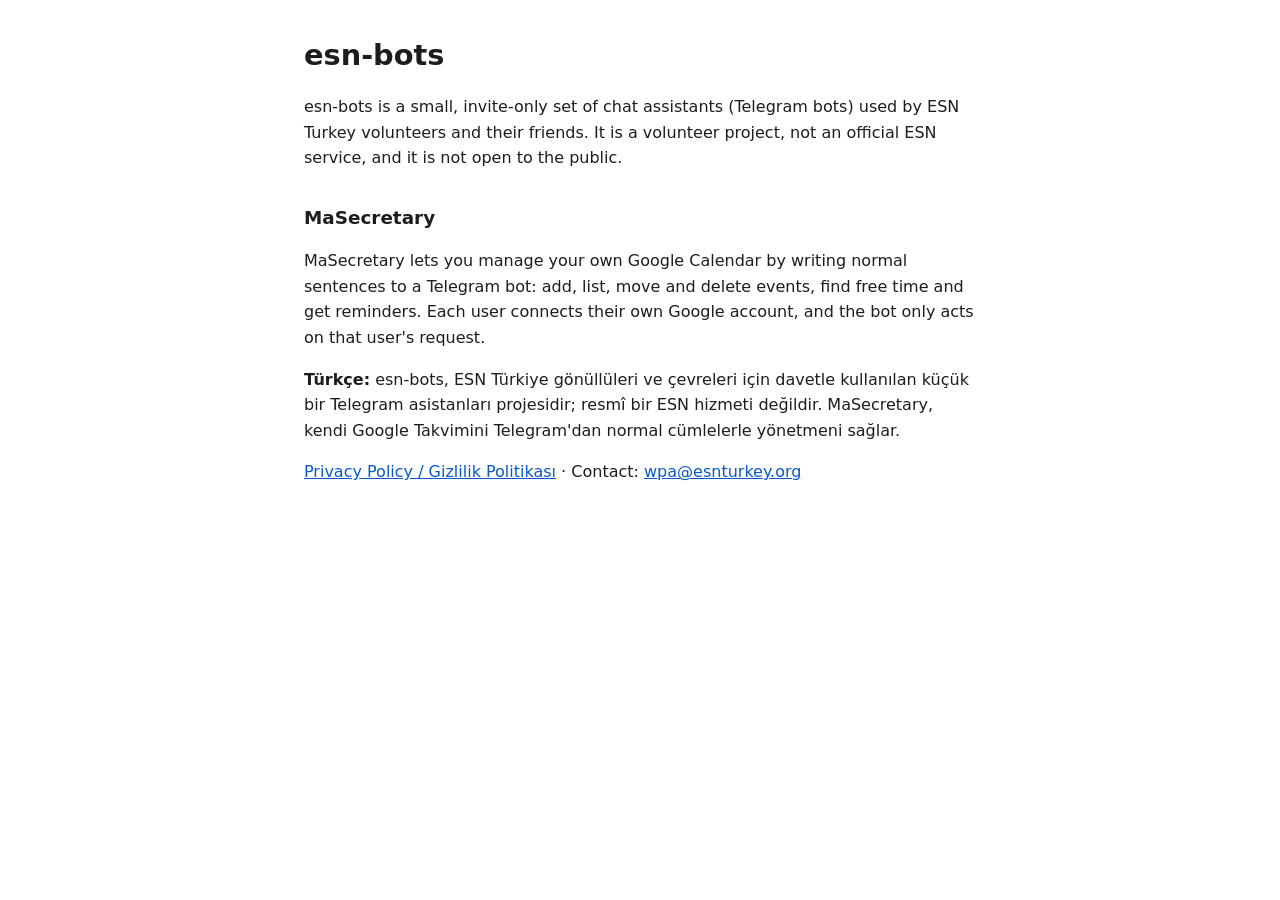
<file: index.html>
<!doctype html>
<html lang="en">
<head>
<meta charset="utf-8">
<meta name="viewport" content="width=device-width, initial-scale=1">
<title>esn-bots</title>
<link rel="stylesheet" href="style.css">
</head>
<body>
<main>
  <h1>esn-bots</h1>
  <p>esn-bots is a small, invite-only set of chat assistants (Telegram bots) used by
  ESN Turkey volunteers and their friends. It is a volunteer project, not an official
  ESN service, and it is not open to the public.</p>

  <h2>MaSecretary</h2>
  <p>MaSecretary lets you manage your own Google Calendar by writing normal sentences
  to a Telegram bot: add, list, move and delete events, find free time and get
  reminders. Each user connects their own Google account, and the bot only acts on
  that user's request.</p>

  <p lang="tr"><strong>Türkçe:</strong> esn-bots, ESN Türkiye gönüllüleri ve çevreleri
  için davetle kullanılan küçük bir Telegram asistanları projesidir; resmî bir ESN
  hizmeti değildir. MaSecretary, kendi Google Takvimini Telegram'dan normal cümlelerle
  yönetmeni sağlar.</p>

  <p><a href="privacy.html">Privacy Policy / Gizlilik Politikası</a> ·
  Contact: <a href="mailto:wpa@esnturkey.org">wpa@esnturkey.org</a></p>
</main>
</body>
</html>
</file>
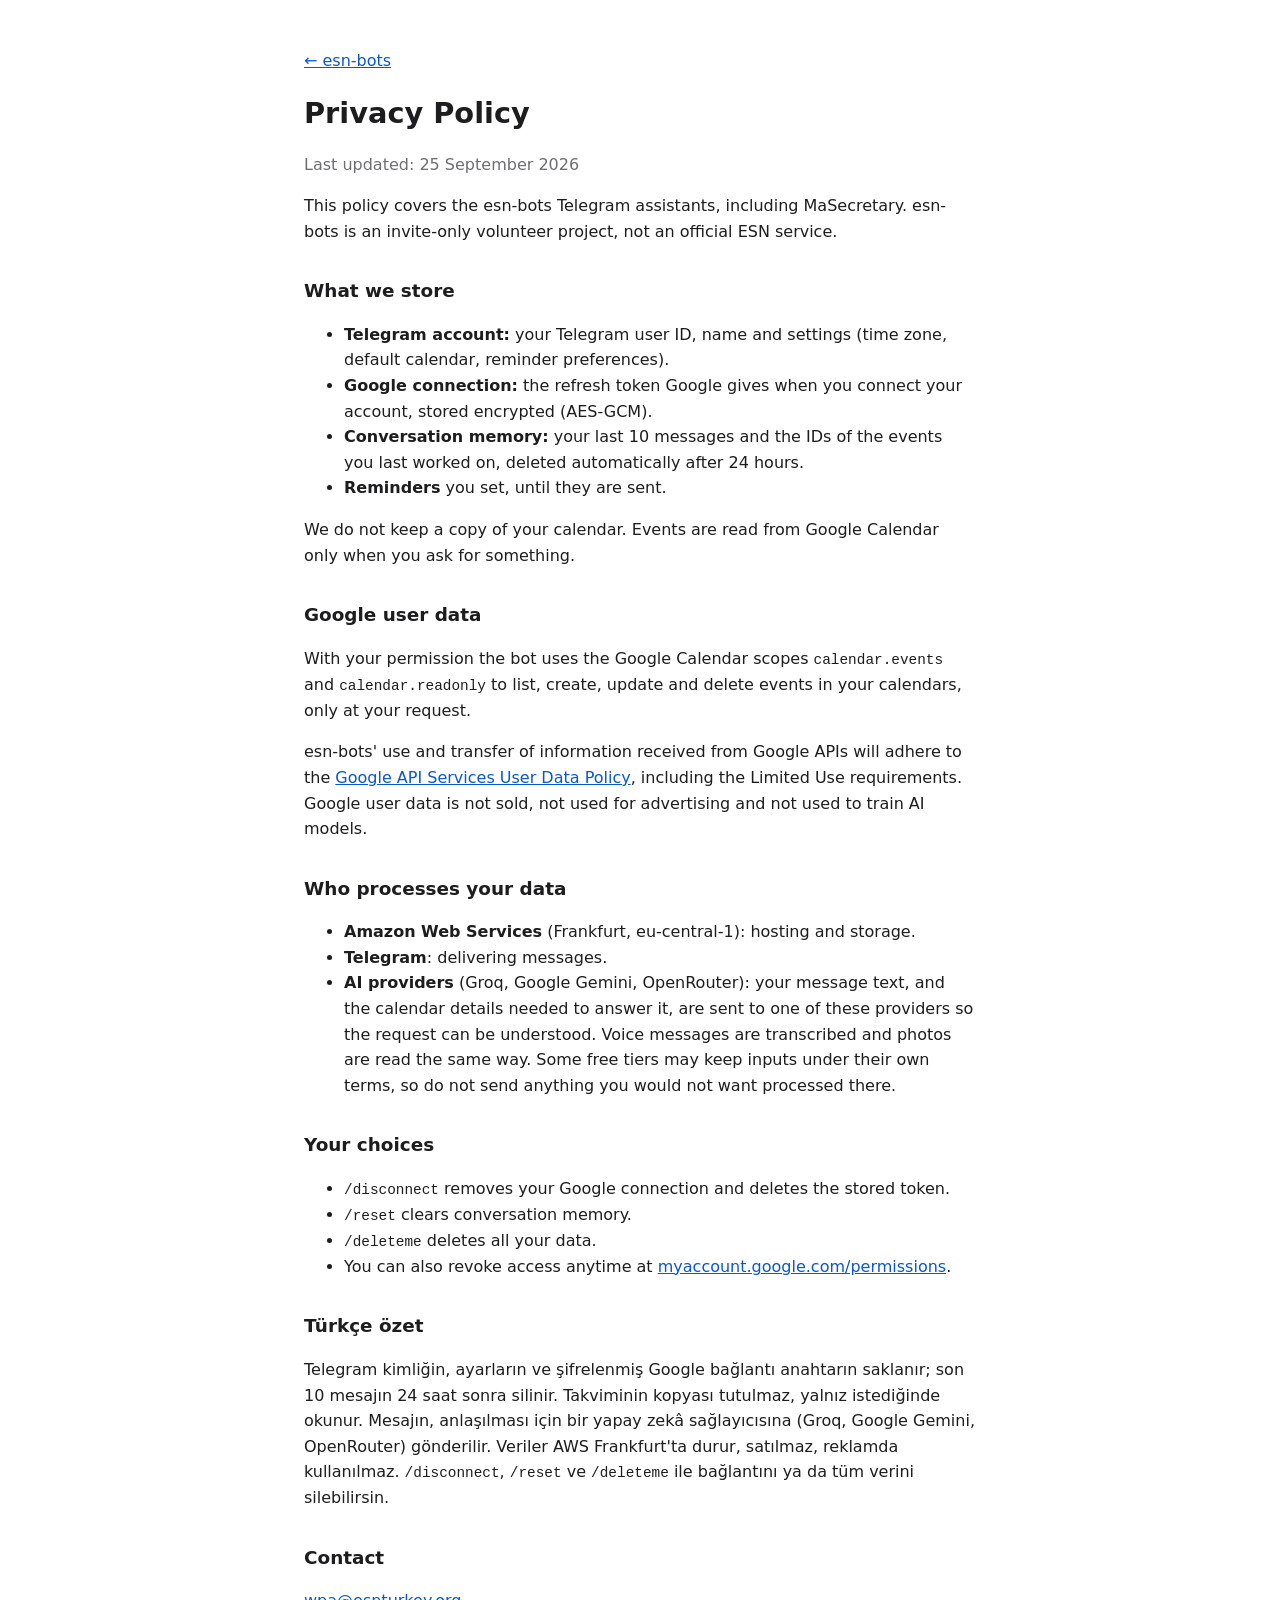
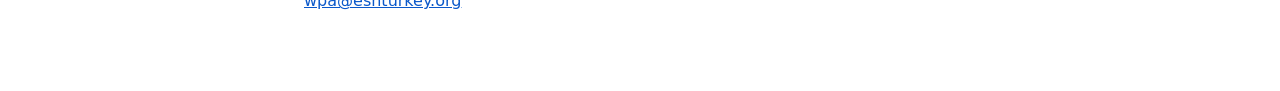
<file: privacy.html>
<!doctype html>
<html lang="en">
<head>
<meta charset="utf-8">
<meta name="viewport" content="width=device-width, initial-scale=1">
<title>esn-bots Privacy</title>
<link rel="stylesheet" href="style.css">
</head>
<body>
<main>
  <p><a href="./">← esn-bots</a></p>
  <h1>Privacy Policy</h1>
  <p class="muted">Last updated: 25 September 2026</p>

  <p>This policy covers the esn-bots Telegram assistants, including MaSecretary.
  esn-bots is an invite-only volunteer project, not an official ESN service.</p>

  <h2>What we store</h2>
  <ul>
    <li><strong>Telegram account:</strong> your Telegram user ID, name and settings
    (time zone, default calendar, reminder preferences).</li>
    <li><strong>Google connection:</strong> the refresh token Google gives when you
    connect your account, stored encrypted (AES-GCM).</li>
    <li><strong>Conversation memory:</strong> your last 10 messages and the IDs of
    the events you last worked on, deleted automatically after 24 hours.</li>
    <li><strong>Reminders</strong> you set, until they are sent.</li>
  </ul>
  <p>We do not keep a copy of your calendar. Events are read from Google Calendar
  only when you ask for something.</p>

  <h2>Google user data</h2>
  <p>With your permission the bot uses the Google Calendar scopes
  <code>calendar.events</code> and <code>calendar.readonly</code> to list, create,
  update and delete events in your calendars, only at your request.</p>
  <p>esn-bots' use and transfer of information received from Google APIs will adhere
  to the <a href="https://developers.google.com/terms/api-services-user-data-policy">Google
  API Services User Data Policy</a>, including the Limited Use requirements. Google
  user data is not sold, not used for advertising and not used to train AI models.</p>

  <h2>Who processes your data</h2>
  <ul>
    <li><strong>Amazon Web Services</strong> (Frankfurt, eu-central-1): hosting and storage.</li>
    <li><strong>Telegram</strong>: delivering messages.</li>
    <li><strong>AI providers</strong> (Groq, Google Gemini, OpenRouter): your message
    text, and the calendar details needed to answer it, are sent to one of these
    providers so the request can be understood. Voice messages are transcribed and
    photos are read the same way. Some free tiers may keep inputs under their own
    terms, so do not send anything you would not want processed there.</li>
  </ul>

  <h2>Your choices</h2>
  <ul>
    <li><code>/disconnect</code> removes your Google connection and deletes the stored token.</li>
    <li><code>/reset</code> clears conversation memory.</li>
    <li><code>/deleteme</code> deletes all your data.</li>
    <li>You can also revoke access anytime at
    <a href="https://myaccount.google.com/permissions">myaccount.google.com/permissions</a>.</li>
  </ul>

  <h2 lang="tr">Türkçe özet</h2>
  <p lang="tr">Telegram kimliğin, ayarların ve şifrelenmiş Google bağlantı anahtarın
  saklanır; son 10 mesajın 24 saat sonra silinir. Takviminin kopyası tutulmaz, yalnız
  istediğinde okunur. Mesajın, anlaşılması için bir yapay zekâ sağlayıcısına (Groq,
  Google Gemini, OpenRouter) gönderilir. Veriler AWS Frankfurt'ta durur, satılmaz,
  reklamda kullanılmaz. <code>/disconnect</code>, <code>/reset</code> ve
  <code>/deleteme</code> ile bağlantını ya da tüm verini silebilirsin.</p>

  <h2>Contact</h2>
  <p><a href="mailto:wpa@esnturkey.org">wpa@esnturkey.org</a></p>
</main>
</body>
</html>
</file>
<file: style.css>
:root { --bg: #ffffff; --fg: #1d1d1f; --muted: #6e6e73; --link: #0a58ca; }
@media (prefers-color-scheme: dark) {
  :root { --bg: #16161a; --fg: #ececf1; --muted: #9a9aa3; --link: #7ab0ff; }
}
body { margin: 0; background: var(--bg); color: var(--fg);
  font: 16px/1.6 system-ui, -apple-system, "Segoe UI", sans-serif; }
main { max-width: 42rem; margin: 0 auto; padding: 2rem 16px 4rem; }
h1 { font-size: 1.8rem; margin: 0 0 .5rem; }
h2 { font-size: 1.15rem; margin-top: 2rem; }
a { color: var(--link); }
code { font-size: .9em; }
.muted { color: var(--muted); }
</file>
